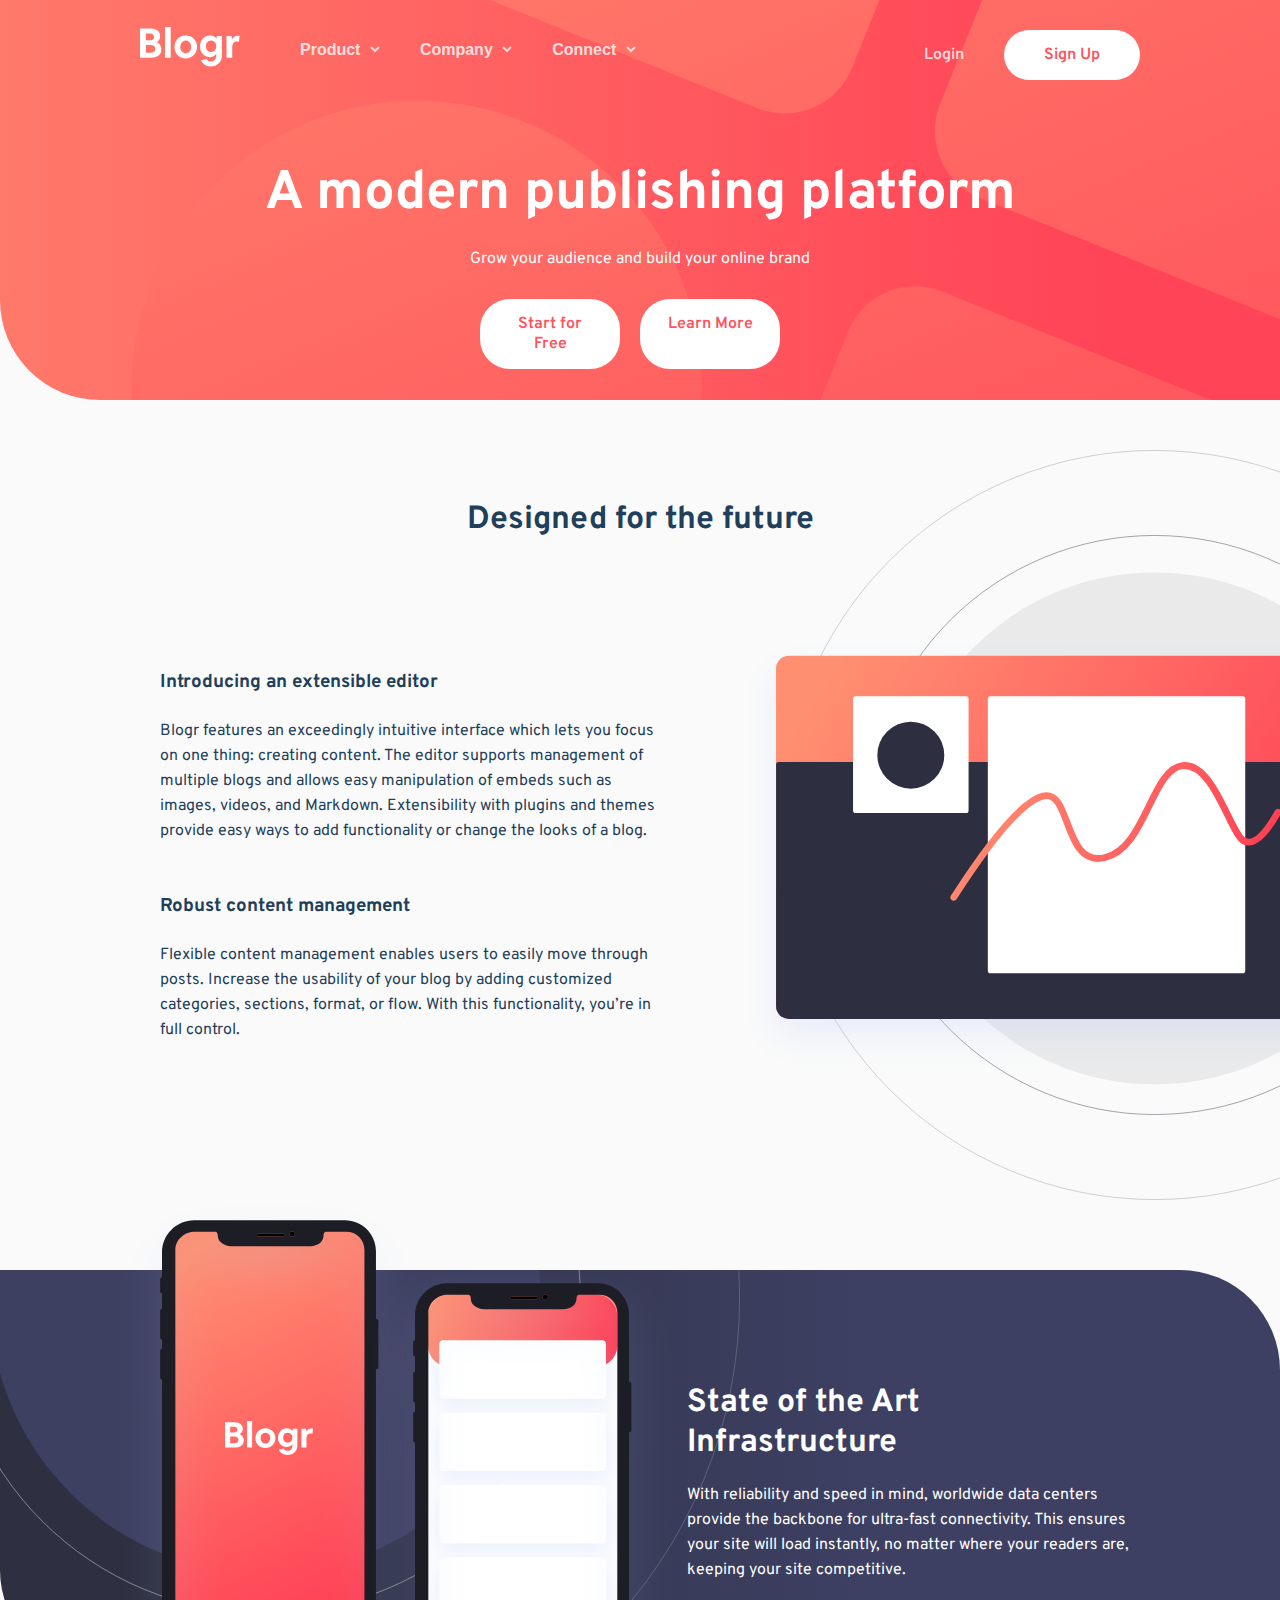
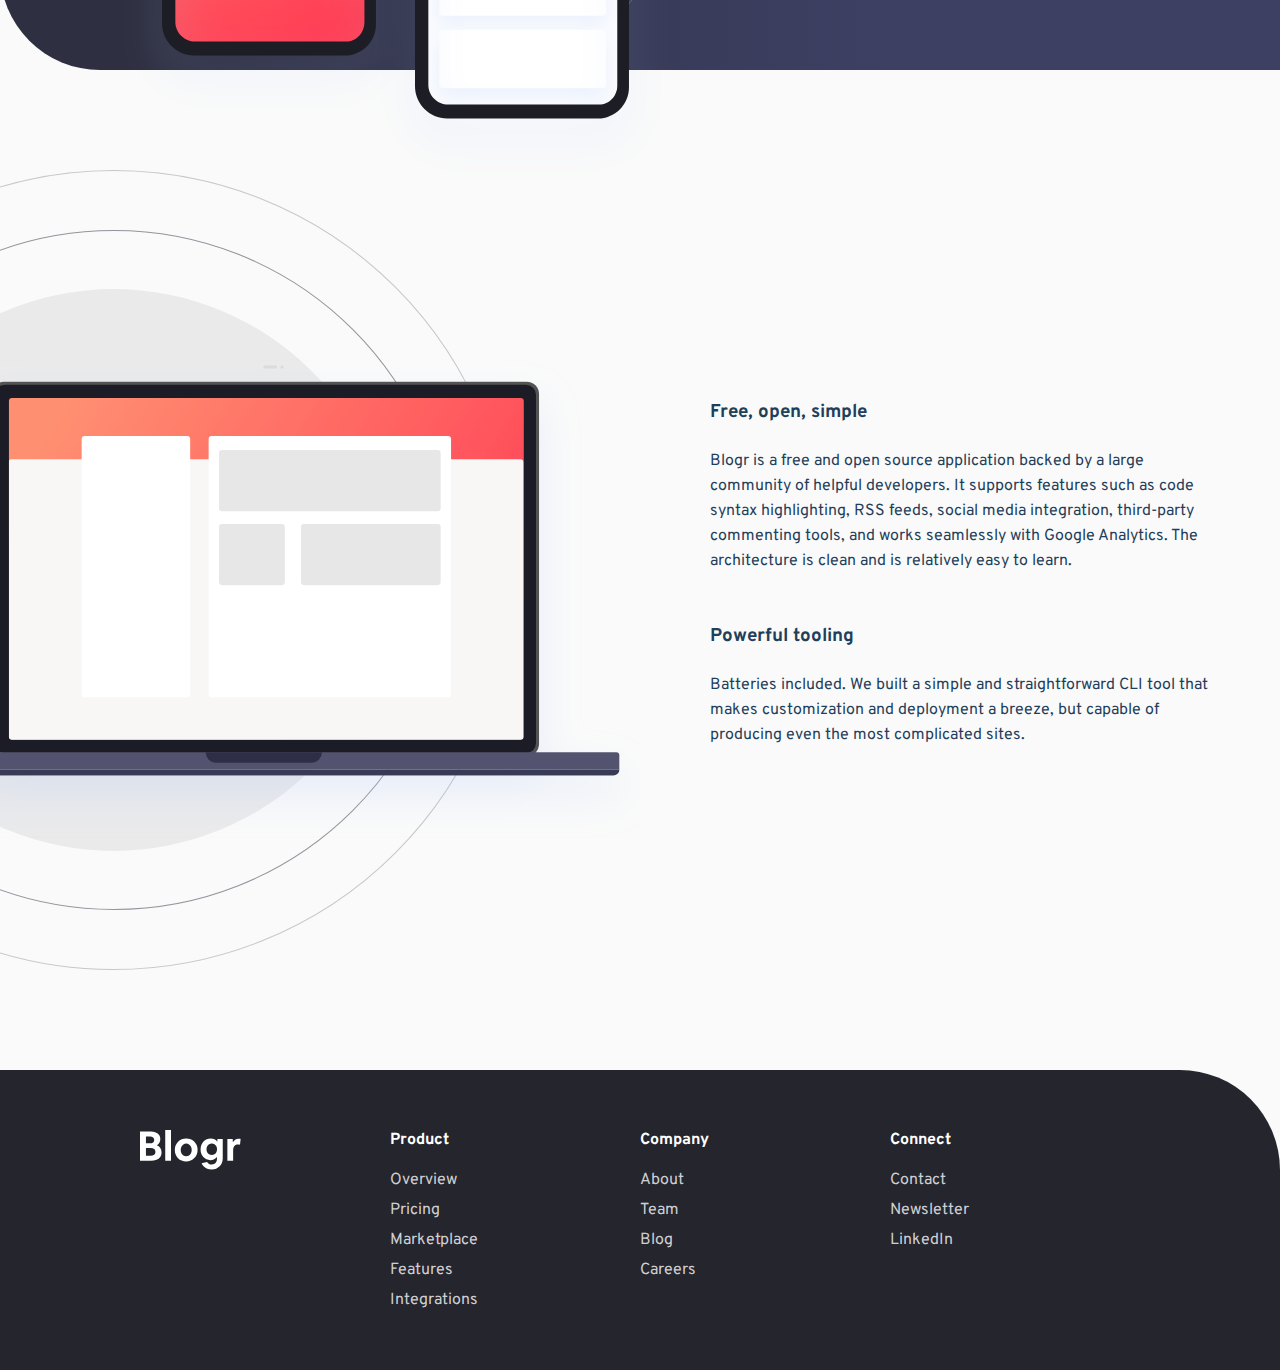
<file: index.html>
<!DOCTYPE html>
<html>

<head>
    <title>Frontend Mentor | [Blogr]</title>
    <meta charset="utf-8">
    <link rel="stylesheet" type="text/css" href="style.css">
    <link rel="stylesheet" href="MQstyle.css">
    <link rel="icon" href="images/favicon-32x32.png" sizes="32x32">
    <meta name="viewport" content="width=device-width, initial-scale=1.0">
    <link rel="preconnect" href="https://fonts.googleapis.com">
    <link rel="preconnect" href="https://fonts.gstatic.com" crossorigin>
    <link href="https://fonts.googleapis.com/css2?family=Overpass:wght@100;200;300&display=swap" rel="stylesheet">
    <link rel="stylesheet" href="mobilestylemenu.css">
</head>

<body>
    <div class="header">
        <div class="inner_header">
            <div class="logo">
                <span><img src="images/logo.svg" style="width: 100px; height: 40px;" alt=""></span>
            </div>
            <div class="navigation">
                <div class="dropdown">
                    <button class="dropbutton">Product <img class="arrowicon" src="images/icon-arrow-light.svg" alt=""></button>
                    <div class="dropdown-content">
                        <a href="#">Overview</a>
                        <a href="#">Pricing</a>
                        <a href="#">Marketplace</a>
                        <a href="#">Features</a>
                        <a href="#">Integrations</a>
                    </div>
                </div>

                <div class="dropdown">
                    <button class="dropbutton">Company <img class="arrowicon" src="images/icon-arrow-light.svg" alt=""></button>
                    <div class="dropdown-content">
                        <a href="#">About</a>
                        <a href="#">Team</a>
                        <a href="#">Blog</a>
                        <a href="#">Careers</a>
                    </div>
                </div>

                <div class="dropdown">
                    <button class="dropbutton">Connect <img class="arrowicon" src="images/icon-arrow-light.svg" alt=""></button>
                    <div class="dropdown-content">
                        <a href="#">Contact</a>
                        <a href="#">Newsletter</a>
                        <a href="#">LinkedIn</a>
                    </div>
                </div>
            </div>
            <!---  <ul class="login-signup">
                <a href="">
                    <li style="color: #fff;">Login</li>
                </a>
                <a class="btndesign" href="">
                    <li>Sign Up</li>
                </a>
            </ul>  --->

            <ul class="login-signup">
                <li><a href="#">Login</a></li>
                <li><a class="btndesign" href="#">Sign Up</a></li>
            </ul>


            <!--- <div>
            <img class="backimage" src="images/bg-pattern-intro.svg" alt="">
        </div> --->
        </div>

        <div class="header-content">
            <h1>A modern publishing platform</h1>
            <p>Grow your audience and build your online brand</p>
            <!---<ul>
                <li><a href="#">Start for Free</a></li>
                <li><a href="#">Learn More</a></li>
            </ul>--->

            <div class="btndesignsecond">
                <a href="#">Start for Free</a>
                <a href="#">Learn More</a>
            </div>
        </div>
    </div>




    <!--- MOBILE MENU -->

    <div class="mobmenucontainer">
        <div class="menuOpening">
            <div class="mob-menu-content">
                <nav role="navigation">
                    <div id="menuToggle">
                        <input type="checkbox" />
                        <span></span>
                        <span></span>
                        <span></span>
                        <ul id="menu">
                            <li class="partofmenu">Product</li>
                            <li>
                                <a href="">Overview</a>
                            </li>
                            <li>
                                <a href="">Pricing</a>
                            </li>
                            <li>
                                <a href="">Marketplace</a>
                            </li>
                            <li>
                                <a href="">Features</a>
                            </li>
                            <li>
                                <a href="">Integrations</a>
                            </li>

                            <li class="partofmenu">Company</li>
                            <li>
                                <a href="">About</a>
                            </li>
                            <li>
                                <a href="">Team</a>
                            </li>
                            <li>
                                <a href="">Blog</a>
                            </li>
                            <li>
                                <a href="">Careers</a>
                            </li>

                            <li class="partofmenu">Connect</li>
                            <li>
                                <a href="">Contact</a>
                            </li>
                            <li>
                                <a href="">Newsletter</a>
                            </li>
                            <li>
                                <a href="">LinkedIn</a>
                            </li>

                            <hr>

                            <li><a id="login" href="">Login</a></li>

                            <li><a id="signup" href="">Sign Up</a></li>

                        </ul>
                    </div>
                </nav>
            </div>
        </div>
    </div>

    <!--- MOBILE MENU -->






    <div class="main">
        <div class="inner_main">
            <h1>Designed for the future</h1>
            <div class="editor-content">
                <div>
                    <h3>Introducing an extensible editor</h3>
                    <p>Blogr features an exceedingly intuitive interface which lets you focus on one thing: creating content. The editor supports management of multiple blogs and allows easy manipulation of embeds such as images, videos, and Markdown. Extensibility
                        with plugins and themes provide easy ways to add functionality or change the looks of a blog.</p>
                    <h3>Robust content management</h3>
                    <p>Flexible content management enables users to easily move through posts. Increase the usability of your blog by adding customized categories, sections, format, or flow. With this functionality, you’re in full control.</p>
                </div>
                <div class="editor-content-image">
                    <img id="editordesktop" src="images/illustration-editor-desktop.svg" alt="">
                    <img id="editormobile" src="images/illustration-editor-mobile.svg" alt="">
                </div>
            </div>
        </div>

        <div class="inner-main2">
            <img class="backimg" src="images/bg-pattern-circles.svg" alt="">
            <div class="in-inner-main2">
                <div>
                    <img src="images/illustration-phones.svg" alt="">
                </div>
                <div>
                    <h1>State of the Art Infrastructure</h1>
                    <p>With reliability and speed in mind, worldwide data centers provide the backbone for ultra-fast connectivity. This ensures your site will load instantly, no matter where your readers are, keeping your site competitive.</p>
                </div>
            </div>
        </div>

        <div class="in-main3">
            <img id="laptopdesktop" src="images/illustration-laptop-desktop.svg" alt="">
            <img id="laptopmobile" src="images/illustration-laptop-mobile.svg" alt="">

            <div class="in-in-main3">
                <h3>Free, open, simple</h3>
                <p>Blogr is a free and open source application backed by a large community of helpful developers. It supports features such as code syntax highlighting, RSS feeds, social media integration, third-party commenting tools, and works seamlessly
                    with Google Analytics. The architecture is clean and is relatively easy to learn.</p>
                <h3>Powerful tooling</h3>
                <p>Batteries included. We built a simple and straightforward CLI tool that makes customization and deployment a breeze, but capable of producing even the most complicated sites.</p>
            </div>
        </div>

    </div>

    <footer>
        <div class="footer">
            <div>
                <img src="images/logo.svg" alt="">
            </div>

            <div>
                <h4>Product</h4>
                <ul>
                    <li>
                        <a href="">Overview</a>
                    </li>
                    <li>
                        <a href="">Pricing</a>
                    </li>
                    <li>
                        <a href="">Marketplace</a>
                    </li>
                    <li>
                        <a href="">Features</a>
                    </li>
                    <li>
                        <a href="">Integrations</a>
                    </li>
                </ul>
            </div>

            <div>
                <h4>Company</h4>
                <ul>
                    <li>
                        <a href="">About</a>
                    </li>
                    <li>
                        <a href="">Team</a>
                    </li>
                    <li>
                        <a href="">Blog</a>
                    </li>
                    <li>
                        <a href="">Careers</a>
                    </li>
                </ul>
            </div>

            <div>
                <h4>Connect</h4>
                <ul>
                    <li>
                        <a href="">Contact</a>
                    </li>
                    <li>
                        <a href="">Newsletter</a>
                    </li>
                    <li>
                        <a href="">LinkedIn</a>
                    </li>
                </ul>
            </div>
        </div>
    </footer>

</body>

</html>
</file>
<file: style.css>
* {
    margin: 0px;
    padding: 0px;
    list-style: none;
    text-decoration: none;
}

body {
    font-family: "Overpass", sans-serif;
    background-color: #fafafa;
}

.mobmenucontainer {
    display: none;
}

a {
    font-family: "Overpass", sans-serif;
}

.header {
    width: 100%;
    height: 400px;
    border-radius: 0px 0px 0px 100px;
    /*background-color: linear-gradient(90deg, rgba(255, 136, 112, 1) 0%, rgba(255, 68, 87, 1) 61%);*/
    background: url(images/bg-pattern-intro.svg), linear-gradient(90deg, rgba(255, 136, 112, 1) 0%, rgba(255, 68, 87, 1) 61%);
    background-repeat: no-repeat;
    background-size: 2300px;
    background-position-y: center;
    background-position-x: -300px;
    position: relative;
    display: block;
}


/*.backimage {
    position: absolute;
    height: 600px;
    border: solid black;
    top: 0px;
    right: 0px;
} */

.inner_header {
    max-width: 1000px;
    margin: 0px auto;
    display: block;
    height: 100px;
    padding: 0px 20px;
}

.logo {
    height: 100%;
    display: table;
    float: left;
}

.logo span {
    height: 100%;
    display: table-cell;
    vertical-align: middle;
}

.navigation {
    float: left;
    height: 100%;
}

.navigation .dropdown {
    height: 100%;
    display: table;
    float: left;
    padding: 0px 20px;
}

.navigation .dropdown button {
    display: table-cell;
    vertical-align: middle;
    height: 100px;
    color: rgba(255, 255, 255, 0.8);
    font-weight: 600;
    font-size: 16px;
    background-color: transparent;
    border: none;
}

.dropbutton:hover {
    cursor: pointer;
    text-decoration: underline;
}

.navigation .dropdown:first-child {
    margin-left: 40px;
}

.arrowicon {
    margin-left: 5px;
    margin-bottom: 2px;
}


/*.arrowicon:hover {
    transform: rotate(180deg);
}*/


/* DROPDOWN MENU */

.dropdown-content {
    display: none;
    position: absolute;
    background-color: #fff;
    min-width: 160px;
    box-shadow: 0px 8px 16px 0px rgba(0, 0, 0, 0.2);
    z-index: 1;
    border-radius: 6px;
    margin: -20px 0px 0px -20px;
    padding: 30px 0px;
}

.dropdown-content a {
    float: none;
    color: black;
    padding: 5px 20px;
    text-decoration: none;
    display: block;
    text-align: left;
    font-family: "Overpass", sans-serif;
}

.dropdown-content a:hover {
    font-weight: 600;
}

.dropdown:hover .dropdown-content {
    display: block;
}

.dropdown:hover .arrowicon {
    transform: rotate(180deg);
}

.dropdown:hover .dropbutton {
    color: #fff;
}


/*
.login-signup {
    float: right;
    height: 100%;
}

.login-signup a {
    height: 60%;
    display: table;
    float: left;
    padding: 0px 40px;
    margin-top: 20px;
}



.login-signup a:last-child {
    padding-right: 0px;
}



.login-signup a li {
    display: table-cell;
    vertical-align: middle;
    height: 100%;
    color: hsl(356, 100%, 66%);
    font-size: 16px;
    font-family: "Overpass", sans-serif;
}

.btndesign {
    background-color: #fff;
    font-weight: 600;
    border-radius: 30px;
}



.btndesign:hover {
    background-color: rgba(255, 255, 255, 0.2);
}
*/

.login-signup {
    float: right;
    height: 100%;
}

.login-signup li {
    height: 50%;
    display: table;
    float: left;
    padding: 0px 0px;
    margin-top: 30px;
}

.login-signup li a {
    display: table-cell;
    vertical-align: middle;
    height: 100%;
    color: #fff;
    font-size: 16px;
    font-family: "Overpass", sans-serif;
    padding: 0px 40px;
    font-weight: 600;
    color: rgba(255, 255, 255, 0.8);
}

.login-signup li a:hover {
    color: #fff;
}

.login-signup .btndesign {
    color: hsl(356, 100%, 66%);
    background-color: #fff;
    border-radius: 30px;
    font-weight: 600;
}

.login-signup .btndesign:hover {
    color: #fff;
    background-color: rgba(255, 255, 255, 0.2);
}

.header-content {
    max-width: 800px;
    margin: auto;
    text-align: center;
    margin-top: 60px;
    color: #fff;
}

.header-content h1 {
    margin: 0px 0px 20px 0px;
    font-size: 3.4em;
}

.header-content p {
    margin-bottom: 20px;
}


/*
.header-content ul {
    display: grid;
    grid-template-columns: 160px 160px;
    justify-content: center;
}

.header-content ul li {
    background-color: #fff;
    margin: 10px;
    padding: 15px 20px;
    border-radius: 30px;
    display: block;
}

.header-content ul li a {
    display: block;
    color: hsl(356, 100%, 66%);
}
*/

.header-content .btndesignsecond {
    display: grid;
    grid-template-columns: 160px 160px;
    /*justify-content: center;*/
    width: 340px;
    margin: auto;
}

.btndesignsecond a {
    margin: 10px;
    background-color: #fff;
    color: hsl(356, 100%, 66%);
    padding: 15px 20px;
    border-radius: 30px;
    font-weight: 600;
}

.btndesignsecond a:hover {
    color: #fff;
    background-color: rgba(255, 255, 255, 0.2);
}


/* MAIN CONTENT STARTS HERE */

.main {
    width: 100%;
    /*height: 900px;*/
    position: relative;
    /*background-image: url(images/illustration-editor-desktop.svg);
    background-repeat: no-repeat;
    background-size: 850px;
    background-position-x: 148%;
    background-position-y: 50px;*/
}

.inner_main {
    max-width: 1000px;
    margin: 0px auto;
    color: hsl(208, 49%, 24%);
}

.inner_main h1 {
    padding-top: 100px;
    text-align: center;
}

.editor-content {
    display: grid;
    grid-template-columns: 500px 300px;
    height: 750px;
    margin-top: 80px;
    padding-left: 20px;
}

.editor-content h3 {
    margin: 50px auto 25px;
}

.editor-content p {
    line-height: 25px;
}

#editordesktop {
    height: 750px;
    width: 42%;
    object-fit: cover;
    object-position: left;
    position: absolute;
    right: 0px;
    top: 50px;
}

#editormobile {
    display: none;
}

.inner-main2 {
    width: 100%;
    height: 400px;
    border-radius: 0px 100px 0px 100px;
    background: /*url(images/bg-pattern-circles.svg),*/
    linear-gradient(90deg, rgba(46, 47, 65, 1) 13%, rgba(61, 64, 99, 1) 69%);
    background-repeat: no-repeat;
    background-position-x: 0px;
    background-position-y: center;
    position: relative;
    z-index: -2;
    margin-top: -100px;
}

.backimg {
    position: absolute;
    top: 0px;
    left: 0px;
    height: 400px;
    width: 950px;
    object-fit: cover;
    object-position: -210px -450px;
    z-index: -1;
}

.in-inner-main2 {
    display: grid;
    grid-template-columns: repeat(2, 1fr);
    max-width: 1000px;
    margin: auto;
    color: #fff;
    align-items: center;
    padding-right: 20px;
}

.in-inner-main2 img {
    margin: -70px 15px 0px -10px;
}

.in-inner-main2 h1 {
    margin: -90px 0px 20px 0px;
}

.in-inner-main2 p {
    line-height: 25px;
}

#laptopmobile {
    display: none;
}

.in-main3 {
    display: grid;
    grid-template-columns: repeat(2, 1fr);
    height: 1000px;
}

.in-main3 img {
    position: absolute;
    left: 0px;
    bottom: 100px;
    width: 640px;
    height: 800px;
    object-fit: cover;
    object-position: -285px 0px;
}

.in-in-main3 {
    grid-column-start: 2;
    max-width: 500px;
    margin: auto;
    margin-top: 280px;
    color: hsl(208, 49%, 24%);
}

.in-in-main3 h3 {
    margin: 50px 0px 25px;
}

.in-in-main3 p {
    line-height: 25px;
}


/* FOOTER */

footer {
    width: 100%;
    border-radius: 0px 100px 0px 0px;
    background: hsl(240, 10%, 16%);
}

.footer {
    max-width: 1000px;
    margin: auto;
    display: grid;
    grid-template-columns: repeat(4, 1fr);
    padding: 60px 20px 60px;
    color: #fff;
}

.footer h4 {
    margin-bottom: 20px;
}

.footer li {
    margin-top: 10px;
}

.footer a {
    color: rgba(255, 255, 255, 0.8);
}

.footer a:hover {
    color: #fff;
    text-decoration: underline;
}
</file>
<file: MQstyle.css>
@media screen and (max-width: 1064px) {
    .in-main3 img {
        object-position: -450px 0px;
        width: 475px;
    }
}

@media screen and (max-width: 960px) {
    body {
        overflow-x: hidden;
    }
    .in-main3 img {
        object-position: -525px 0px;
        width: 400px;
    }
    .editor-content {
        padding-right: 20px;
        grid-template-columns: repeat(2, 1fr);
        margin-top: 40px;
    }
    .in-in-main3 {
        margin-top: 260px;
        padding-right: 20px;
    }
}

@media screen and (max-width: 820px) {
    .navigation {
        display: none;
    }
    .login-signup {
        display: none;
    }
    .mobmenucontainer {
        display: flex;
    }
}

@media screen and (max-width: 770px) {
    .editor-content {
        margin-top: 10px;
    }
    .in-inner-main2 img {
        height: 450px;
        margin-top: -9px;
    }
    .in-main3 img {
        object-position: -385px 0px;
        width: 300px;
        height: 600px;
        bottom: 100px;
    }
    .in-in-main3 {
        margin-top: 140px;
        padding-right: 20px;
    }
    .in-main3 {
        height: 800px;
    }
}

@media screen and (max-width: 743px) {
    .header {
        height: 500px;
    }
}

@media screen and (max-width: 732px) {
    #editordesktop {
        display: none;
    }
    #editormobile {
        display: inline;
    }
    .editor-content {
        grid-template-columns: 100%;
        justify-items: center;
        text-align: center;
    }
    .editor-content-image {
        grid-row-start: 1;
        margin-top: 50px;
    }
    .editor-content h3 {
        font-size: 32px;
    }
    .inner_main {
        min-height: 1150px;
    }
    /* INNER MAIN 2 */
    .inner-main2 {
        height: 500px;
        margin-top: 100px;
    }
    .in-inner-main2 {
        grid-template-columns: 100%;
        justify-items: center;
        text-align: center;
        padding-left: 20px;
    }
    .in-inner-main2 img {
        margin-top: -210px;
        margin-bottom: 100px;
    }
    .backimg {
        height: 500px;
        width: 500px;
        object-position: center;
        border-radius: 100px;
    }
    /* INNER MAIN 3 */
    .in-main3 {
        grid-template-columns: 100%;
        justify-items: center;
        text-align: center;
        height: 900px;
    }
    #laptopdesktop {
        display: none;
    }
    #laptopmobile {
        display: inline;
    }
    .in-main3 img {
        position: relative;
        object-fit: none;
        object-position: center;
        height: 700px;
        width: auto;
    }
    .in-in-main3 {
        grid-column-start: auto;
        margin-top: -350px;
        padding-left: 20px;
    }
    .in-in-main3 h3 {
        font-size: 32px;
    }
}

@media screen and (max-width: 507px) {
    .inner_main {
        min-height: 1250px;
    }
    .backimg {
        max-width: 440px;
        max-height: 440px;
    }
}

@media screen and (max-width: 488px) {
    .header {
        height: 600px;
    }
    .footer {
        grid-template-columns: 100%;
        text-align: center;
    }
    .footer h4 {
        margin-top: 40px;
    }
}

@media screen and (max-width: 478px) {
    .inner-main2 {
        height: 550px;
        margin-top: 150px;
    }
    .backimg {
        top: 100px;
        height: 440px;
    }
    .in-main3 {
        height: 1000px;
    }
}

@media screen and (max-width: 412px) {
    .in-inner-main2 img {
        height: 300px;
        margin-top: -140px;
    }
    .backimg {
        max-width: 330px;
        max-height: 330px;
    }
}
</file>
<file: mobilestylemenu.css>
#menu a {
    text-decoration: none;
    color: hsl(208, 49%, 24%);
    opacity: 1;
    font-family: 'work sans', sans serif;
    font-size: 16px;
    font-weight: 400;
    transition: 200ms;
    font-family: "Overpass", sans-serif;
}

.partofmenu {
    font-weight: 600;
    font-size: 18px;
    margin-top: 20px;
}

#menu a:hover {
    opacity: 0.5;
}

ul {
    padding: 0;
    list-style-type: none;
}

.mobmenucontainer {
    margin-top: 0px;
    justify-content: center;
    align-items: center;
    background-color: transparent;
}

.menuOpening {
    top: -28px;
    left: 120px;
    position: absolute;
    background-color: none;
    border-radius: 0px;
    width: 240px;
    Display: flex;
    justify-content: center;
    align-items: center;
}

.menuOpening {
    height: 1000px;
}

.mob-menu-content {
    border: none;
    border-radius: 10px;
    width: 94%;
    height: 91%;
    background-color: transparent;
    overflow: hidden;
}

nav {
    background-color: transparent;
    height: 65px;
}

#menuToggle {
    display: flex;
    flex-direction: column;
    position: relative;
    top: 25px;
    left: 25px;
    z-index: 1;
    -webkit-user-select: none;
    user-select: none;
}

#menuToggle input {
    display: flex;
    width: 40px;
    height: 32px;
    position: absolute;
    cursor: pointer;
    opacity: 0;
    z-index: 2;
}

#menuToggle span {
    display: flex;
    width: 29px;
    height: 2px;
    margin-bottom: 5px;
    position: relative;
    background: #ffffff;
    border-radius: 3px;
    z-index: 1;
    transform-origin: 5px 0px;
    transition: transform 0.5s cubic-bezier(0.77, 0.2, 0.05, 1.0), background 0.5s cubic-bezier(0.77, 0.2, 0.05, 1.0), opacity 0.55s ease;
}

#menuToggle span:first-child {
    transform-origin: 0% 0%;
}

#menuToggle span:nth-last-child(2) {
    transform-origin: 0% 100%;
}

#menuToggle input:checked~span {
    opacity: 1;
    transform: rotate(45deg) translate(-3px, -1px);
    background: hsl(208, 49%, 24%);
}

#menuToggle input:checked~span:nth-last-child(3) {
    opacity: 0;
    transform: rotate(0deg) scale(0.2, 0.2);
}

#menuToggle input:checked~span:nth-last-child(2) {
    transform: rotate(-45deg) translate(0, -1px);
}

#menu {
    text-align: center;
    position: absolute;
    color: hsl(208, 49%, 24%);
    width: 180px;
    height: 1fr;
    margin: -50px 0 0 -50px;
    padding: 50px;
    padding-top: 80px;
    background-color: #fff;
    border-radius: 10px;
    -webkit-font-smoothing: antialiased;
    transform-origin: 0% 0%;
    transform: translate(-220%, -320%);
    transition: transform 0.5s cubic-bezier(0.77, 0.2, 0.05, 1.0);
}

hr {
    border-color: hsl(208, 49%, 24%, 0.4);
    border-width: 0.05px 0px 0px 0px;
    margin: 20px auto;
}

#menu li {
    padding: 10px 0;
    transition-delay: 2s;
}

#menuToggle input:checked~ul {
    transform: none;
}


/*
{
    margin: 20px auto 0px;
}

{
    color: #fff;
    background-color: hsl(356, 100%, 66%);
    border-radius: 30px;
    font-weight: 600;
    padding: 15px 30px;
}

.logsignbtns {}
*/

#menu #login {
    padding: 15px 30px;
    font-weight: 600;
    font-size: 18px;
}

#menu #signup {
    font-size: 18px;
    margin-top: 15px;
    font-weight: 600;
    color: #fff;
    background-color: hsl(356, 100%, 66%);
    border-radius: 30px;
    padding: 15px 20px;
    width: 100px;
    margin-right: auto;
    margin-left: auto;
}
</file>
